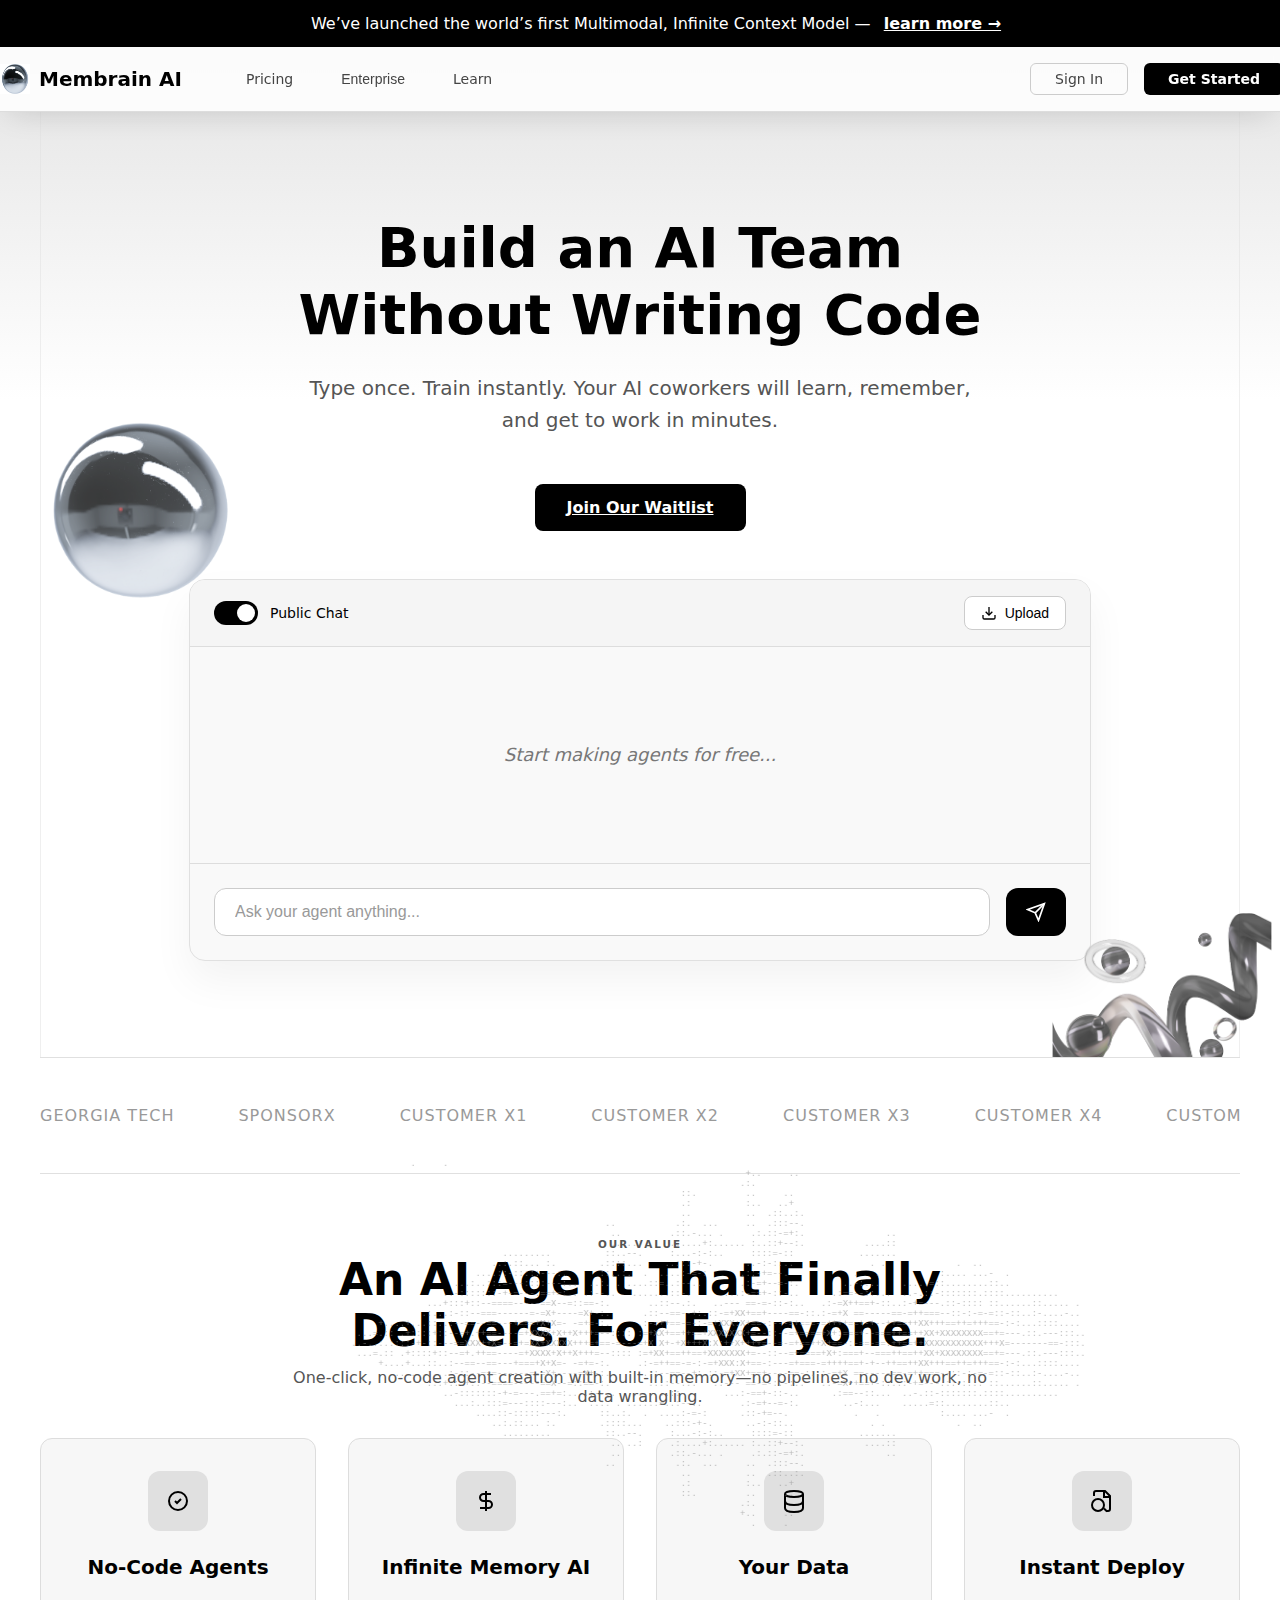
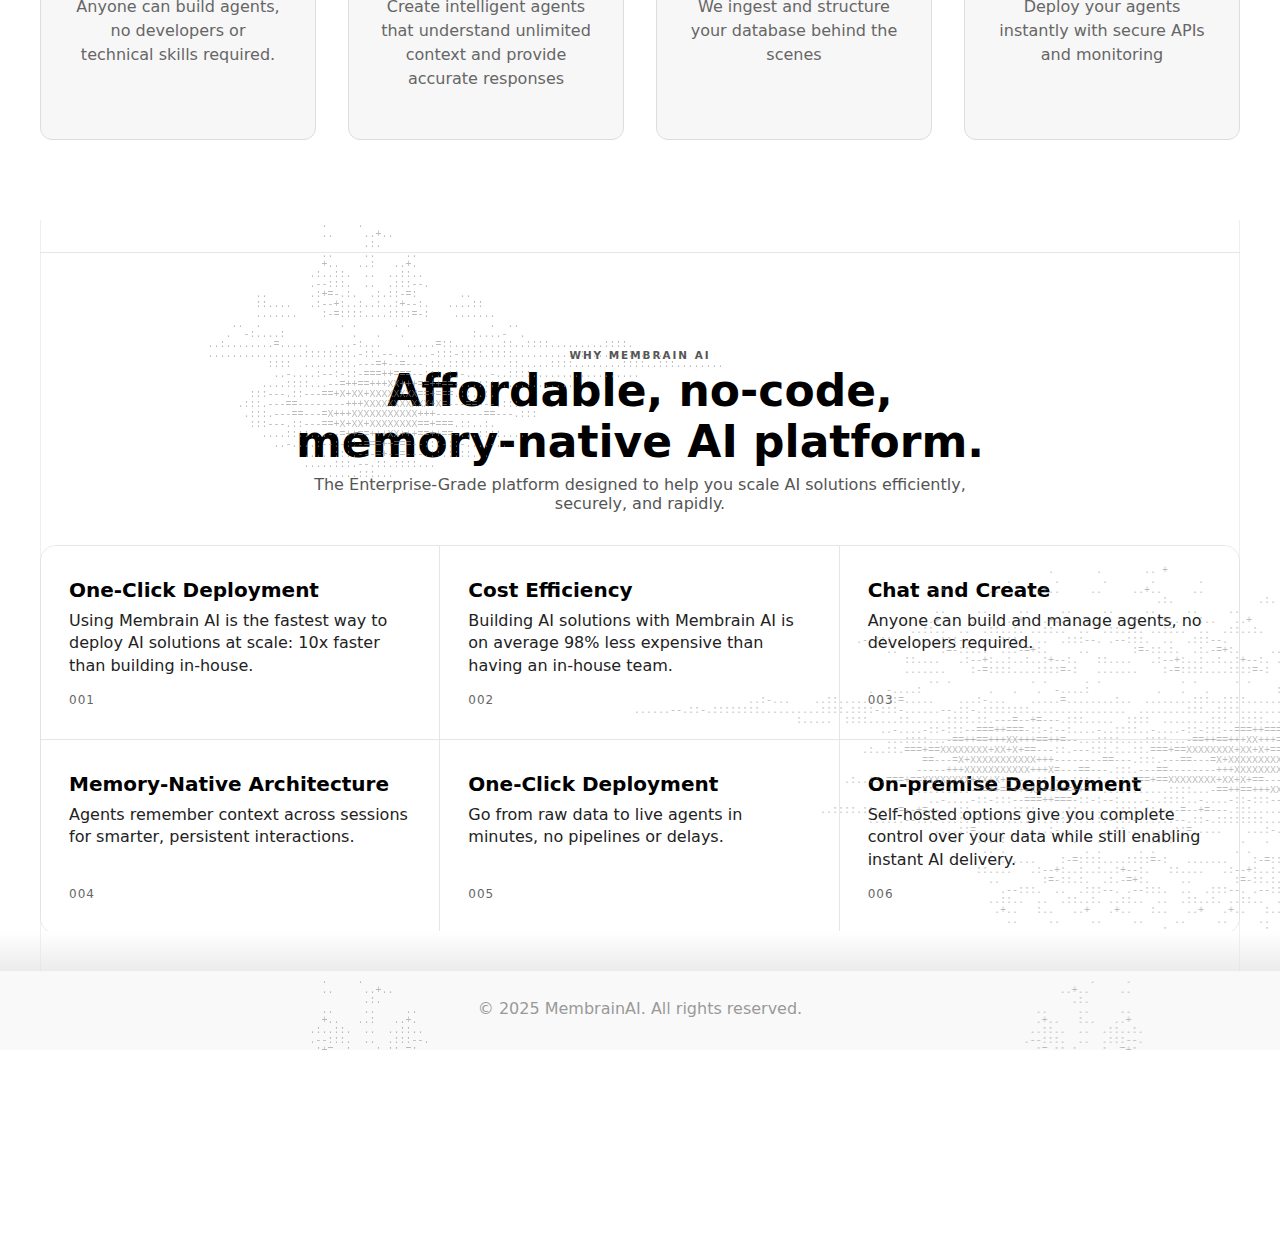
<file: index.html>
<!doctype html>
<html lang="en">
<head>
  <meta charset="utf-8" />
  <meta name="viewport" content="width=device-width, initial-scale=1" />
  <title>Membrain AI</title>
  <link rel="stylesheet" href="styles.css" />
  <link rel="icon" href="/silver_ball.png" />
  <style>
    /* Page background dots (kept inline so it shows even if CSS is cached late) */
    body {
      margin: 0;
      font-family: Inter, system-ui, -apple-system, Segoe UI, Roboto, Helvetica, Arial, "Apple Color Emoji", "Segoe UI Emoji";
      background-color: white;
      background-image: url("data:image/svg+xml,%3Csvg width='20' height='20' viewBox='0 0 20 20' xmlns='http://www.w3.org/2000/svg'%3E%3Ccircle cx='1' cy='1' r='0.75' fill='%23e3e3e3'/%3E%3C/svg%3E");
      background-repeat: repeat;
    }
  </style>
</head>
<body>
  <div class="container">
    <!-- Top banner -->
    <div class="banner">
      We’ve launched the world’s first Multimodal, Infinite Context Model —
      <span class="bannerLink" id="learnMoreLink">learn more →</span>
    </div>

    <!-- NAV -->
    <nav class="navbar">
      <div class="navContent">
        <div class="navLeft">
          <a class="logo" href="/">
            <img src="/silver_ball.png" alt="Membrain AI logo" width="30" height="30" style="margin-right:3px" />
            <h2>Membrain AI</h2>
          </a>
          <a class="navBtn" href="/pricing">Pricing</a>
          <button class="navBtn" id="enterpriseBtn" type="button">Enterprise</button>
          <a class="navBtn" href="/learn">Learn</a>
        </div>
        <div class="navButtons">
          <a class="loginBtn" href="/login">Sign In</a>
          <a class="signupBtn" href="/signup">Get Started</a>
        </div>
      </div>
    </nav>

    <!-- MAIN -->
    <main class="main">
      <div class="hero">
        <div class="heroContent">
          <!-- Decorative ball overlay -->
          <div class="ballOverlayWrapper">
            <img
              src="/silver_ball_transparent.png"
              alt="Decorative"
              class="ballOverlay"
            />
          </div>

          <h1 class="heroTitle">Build an AI Team Without Writing Code</h1>
          <p class="heroSubtitle">
            Type once. Train instantly. Your AI coworkers will learn, remember,
            and get to work in minutes.
          </p>

          <div class="ctaButtons">
            <a href="waitlist.html" class="demoBtn">Join Our Waitlist</a>
          </div>

          <!-- CHAT DEMO CARD -->
          <div class="chatDemo">
            <div class="chatHeader">
              <div class="chatControls">
                <div class="toggleContainer">
                  <label class="toggle">
                    <input type="checkbox" id="publicToggle" checked />
                    <span class="toggleSlider"></span>
                  </label>
                  <span class="toggleLabel" id="toggleLabel">Public Chat</span>
                </div>
                <button class="uploadBtn" id="uploadBtn" type="button" title="Upload">
                  <svg width="16" height="16" viewBox="0 0 24 24" fill="none"
                       stroke="currentColor" stroke-width="2" aria-hidden="true">
                    <path d="M21 15v4a2 2 0 0 1-2 2H5a2 2 0 0 1-2-2v-4"></path>
                    <polyline points="7,10 12,15 17,10"></polyline>
                    <line x1="12" y1="15" x2="12" y2="3"></line>
                  </svg>
                  Upload
                </button>
              </div>
            </div>

            <div class="chatBody">
              <div class="placeholderText" id="rotatingText">
                Start making agents for free...
              </div>
            </div>

            <div class="chatInput">
              <input
                id="chatInput"
                type="text"
                placeholder="Ask your agent anything..."
                autocomplete="off"
              />
              <button class="sendBtn" id="sendBtn" type="button" aria-label="Send">
                <svg width="20" height="20" viewBox="0 0 24 24" fill="none"
                     stroke="currentColor" stroke-width="2" aria-hidden="true">
                  <path d="M22 2L11 13"></path>
                  <polygon points="22,2 15,22 11,13 2,9"></polygon>
                </svg>
              </button>
            </div>
          </div>
        </div>
      </div>

      <!-- Vertical guide lines -->
      <div class="verticalLine left"></div>
      <div class="verticalLine right"></div>

      <!-- Squiggle overlay -->
      <div class="squiggleOverlayWrapper">
        <img src="/squiggle.png" alt="Decorative squiggle" class="squiggleOverlay" />
      </div>

      <!-- COMPANIES -->
      <section class="companies">
        <div class="companiesContainer">
          <div class="companiesSlider">
            <div class="companyGroup">
              <div class="companyLogo">Georgia Tech</div>
              <div class="companyLogo">sponsorx</div>
              <div class="companyLogo">customer x1</div>
              <div class="companyLogo">customer x2</div>
              <div class="companyLogo">customer x3</div>
              <div class="companyLogo">customer x4</div>
              <div class="companyLogo">customer x5</div>
            </div>
            <!-- duplicate group for seamless loop -->
            <div class="companyGroup">
              <div class="companyLogo">Georgia Tech</div>
              <div class="companyLogo">sponsorx</div>
              <div class="companyLogo">customer x1</div>
              <div class="companyLogo">customer x2</div>
              <div class="companyLogo">customer x3</div>
              <div class="companyLogo">customer x4</div>
              <div class="companyLogo">customer x5</div>
            </div>
          </div>
        </div>
      </section>

      <!-- FEATURES / USE CASES -->
      <section class="features" style="position:relative">
        <div class="useCasesHeader">
          <div class="smallLabel">OUR VALUE</div>
          <h2 class="useCasesTitle">An AI Agent That Finally Delivers. For Everyone.</h2>
          <p class="useCasesSubtitle">
            One-click, no-code agent creation with built-in memory—no pipelines, no dev work, no data wrangling.
          </p>
        </div>

        <!-- ASCII decoration (top/large) -->
        <div class="asciiWrapper" aria-hidden="true">
          <pre class="asciiLayer asciiLayerClone">
                                                                                                                                               
                                                                                                                                               
                                                                                                                                               
                                                                                                                                               
                                                                                                                                               
                                                                                                                              .     .          
                                                             ..     ..+                                                      
                                                                     .:.                                                      
                                                              ..     ..         .::                                           
                                                              +..   ..:          :.                                           
                                                            .:..::.  ..          ..                                           
                                                            .--:::.  ..     ...  .:.           ..                             
                                           ..               .:+=-::.:.     . ...-.::.         ..                              
                                           ::....           .:--+::..: ......:+....:.     :.. ..                              
                                           .......            ::-=::::     ..:-:-...:     .--..::          .........          
                           ..  .             . .              ..::-:-..      .-+-:::..    ...::::.        .: ...::.:..        
                      .  -... ....:           .   .            .--=+-::.      :-=-:....  .  .:..::      .:---:::::-::....    
                      ..::........::=.....    ...:-..        .:-=--+=-:.       ..--:..=::.... . .:..  ..:---::::---=:::..:...
             ..........::::.:::::::-::.-..  ...::--==:.      ..-::-+==-:...      .-::.......   ..--:. ..:=+==.---=-+-:::::::-..
         . .....::......:: ::::-::.---=+-:..::-+==++X=-:.   ..:-::-=-== ---..   .:.--::..       .:-==::=--X==-----====--::+:::+...
         ..-....-:..::-::=-=-:-::--===++=-==-----== X+=-:.::-==----+==+XX+=-::.:+--==--::.      .:-+X=----+X=-=------===--::-:...:.
         ....::::...:-:-==+++=++==+++XX++==++--+-+==++++=-===+=---:-==+X:XXX+=-:-=-==++=-:.     .:-=+=- -=X+X+===+---==--==--:..::...+....+
        ..:::---.::.---=+==XXXXXXXX+XX++==++===--+===:+X+====+=--::--=+XXXXXXX+==++==+XX+=: ::::--=+++X++X+XXXX+=----==++.+=--::+::::+. ::.=...
        .:::-==-------=X+++XXXXXXXXXXX++==++.==-==-:-==+X++==+=-=--=++++X++:X:X+++X+-+X X+=---=-==+=+++XXXXX+XX=+=--=X++XXX==---::-+-::::.:..-..
        ..:::---.::.---=+==XXXXXXXX+XX++==++===--+===:+X+====+=--::--=+XXXXXXX+==++==+XX+=: ::::--=+++X++X+XXXX+=----==++.+=--::+::::+. ::.=...
         ....::::...:-:-==+++=++==+++XX++==++--+-+==++++=-===+=---:-==+X:XXX+=-:-=-==++=-:.     .:-=+=- -=X+X+===+---==--==--:..::...+....+     
         ..-....-:..::-::=-=-:-::--===++=-==-----== X+=-:.::-==----+==+XX+=-::.:+--==--::.      .:-+X=----+X=-=------===--::-:...:. ....        
         . .....::......:: ::::-::.---=+-:..::-+==++X=-:.   ..:-::-=-== ---..   .:.--::..       .:-==::=--X==-----====--::+:::+...              
             ..........::::.:::::::-::.-..  ...::--==:.      ..-::-+==-:...      .-::.......   ..--:. ..:=+==.---=-+-:::::::-..                 
                      ..::........::=.....    ...:-..        .:-=--+=-:.       ..--:..=::.... . .:..  ..:---::::---=:::..:...                   
                      .  -... ....:           .   .            .--=+-::.      :-=-:....  .  .:..::      .:---:::::-::....                       
                           ..  .             . .              ..::-:-..      .-+-:::..    ...::::.        .: ...::.:..                          
                                           .......            ::-=::::     ..:-:-...:     .--..::          .........                            
                                           ::....           .:--+::..: ......:+....:.     :.. ..                                                
                                           ..               .:+=-::.:.     . ...-.::.         ..                                                
                                                            .--:::.  ..     ...  .:.           ..                                               
                                                            .:..::.  ..          ..                                                             
                                                              +..   ..:          :.                                                             
                                                              ..     ..         .::                                                             
                                                                     .:.                                                                        
                                                              ..     ..+                                                                        
                                                               .     .                                                                          
          </pre>
        </div>

        <div class="featuresGrid">
          <div class="feature">
            <div class="featureIcon">
              <svg width="24" height="24" viewBox="0 0 24 24" fill="none"
                   stroke="currentColor" stroke-width="2" aria-hidden="true">
                <path d="M9 12l2 2 4-4"></path>
                <path d="M21 12c0 4.97-4.03 9-9 9s-9-4.03-9-9 4.03-9 9-9 9 4.03 9 9z"></path>
              </svg>
            </div>
            <h3>No-Code Agents</h3>
            <p>Anyone can build agents, no developers or technical skills required.</p>
          </div>

          <div class="feature">
            <div class="featureIcon">
              <svg width="24" height="24" viewBox="0 0 24 24" fill="none"
                   stroke="currentColor" stroke-width="2" aria-hidden="true">
                <path d="M12 2v20"></path>
                <path d="M17 5H9.5a3.5 3.5 0 0 0 0 7h5a3.5 3.5 0 0 1 0 7H6"></path>
              </svg>
            </div>
            <h3>Infinite Memory AI</h3>
            <p>Create intelligent agents that understand unlimited context and provide accurate responses</p>
          </div>

          <div class="feature">
            <div class="featureIcon">
              <svg width="24" height="24" viewBox="0 0 24 24" fill="none"
                   stroke="currentColor" stroke-width="2" aria-hidden="true">
                <ellipse cx="12" cy="5" rx="9" ry="3"></ellipse>
                <path d="M3 5v14c0 3 4.5 4 9 4s9-1 9-4V5"></path>
                <path d="M3 12c0 3 4.5 4 9 4s9-1 9-4"></path>
              </svg>
            </div>
            <h3>Your Data</h3>
            <p>We ingest and structure your database behind the scenes</p>
          </div>

          <div class="feature">
            <div class="featureIcon">
              <svg width="24" height="24" viewBox="0 0 24 24" fill="none"
                   stroke="currentColor" stroke-width="2" aria-hidden="true">
                <path d="M16 22h2a2 2 0 0 0 2-2V7l-5-5H6a2 2 0 0 0-2 2v3"></path>
                <polyline points="14,2 14,8 20,8"></polyline>
                <circle cx="8" cy="16" r="6"></circle>
                <path d="m14 19.5 3 3"></path>
              </svg>
            </div>
            <h3>Instant Deploy</h3>
            <p>Deploy your agents instantly with secure APIs and monitoring</p>
          </div>
        </div>
      </section>

      <!-- Smaller ASCII -->
      <div class="asciiWrapperSmall" aria-hidden="true">
        <pre class="asciiLayerSmall">
                   .     .                               
                   ..     ..+..                              
                          .:.                                
                   ..     ..     ..                          
                   +..   ..:   ..+.                          
                 .:..::.  ..  ..::..                          
                 .--:::.  ..  .:::--.                         
        ..       .:+=-.:.  .:.::-=:       ..                  
        ::....   .:--+:..:..:..:+--:.   ....::                
        .......    :-=::::....::::=-:    .......              
    ..  .             . .      . .             .  ..          
   .  -:....:           .   .   .           :....-  .         
..:........=.....    ...-:...    .....=::........::..::::.........::::.          
................::::::::.-::.--......-:::-::::.::::..........::.....::::..... 
          ::::  .....:::.---=+--=---.::.::::......::.....::::........::::..:::........       
           ..-....:--:-::-===++===--:::-::-....-..::::..................             
         ....::::...--=++==+++XX+++==++==-...::::............          
       :::---.::---==+X+XX+XXXXXXXX==+===.::..:.             
     .:::.---==--------+++XXXXXXXXXXX+X=---==---.:::  
      .:::.---==---=X+++XXXXXXXXXXX+++--------==---.:::       
       :::---.::---==+X+XX+XXXXXXXX==+===.::..:.              
         ....::::...--=++==+++XX+++==++==-...::::....         
           ..-....:--:-::-===++===--:::-::-....-..            
                .....:::.---=+--=---.::.::::...
                .....:::.--.::.::::...
                    .....:::...
                           :..
        </pre>
      </div>

      <div class="sectionDivider" aria-hidden="true"></div>

      <!-- WHY MEMBRAIN / Enterprise Grid -->
      <section class="useCases">
        <div class="enterpriseHeader">
          <div class="smallLabel">WHY MEMBRAIN AI</div>
          <h2 class="enterpriseTitle">Affordable, no-code, memory-native AI platform.</h2>
          <p class="enterpriseSubtitle">
            The Enterprise-Grade platform designed to help you scale AI solutions efficiently, securely, and rapidly.
          </p>
        </div>

        <div class="enterpriseGrid">
          <div class="enterpriseCard">
            <h4 class="enterpriseCardTitle">One-Click Deployment</h4>
            <p class="enterpriseCardText">
              Using Membrain AI is the fastest way to deploy AI solutions at scale: 10x faster than building in-house.
            </p>
            <div class="cardFooter">001</div>
          </div>
          <div class="enterpriseCard">
            <h4 class="enterpriseCardTitle">Cost Efficiency</h4>
            <p class="enterpriseCardText">
              Building AI solutions with Membrain AI is on average 98% less expensive than having an in-house team.
            </p>
            <div class="cardFooter">002</div>
          </div>
          <div class="enterpriseCard">
            <h4 class="enterpriseCardTitle">Chat and Create</h4>
            <p class="enterpriseCardText">
              Anyone can build and manage agents, no developers required.
            </p>
            <div class="cardFooter">003</div>
          </div>
          <div class="enterpriseCard">
            <h4 class="enterpriseCardTitle">Memory-Native Architecture</h4>
            <p class="enterpriseCardText">
              Agents remember context across sessions for smarter, persistent interactions.
            </p>
            <div class="cardFooter">004</div>
          </div>
          <div class="enterpriseCard">
            <h4 class="enterpriseCardTitle">One-Click Deployment</h4>
            <p class="enterpriseCardText">
              Go from raw data to live agents in minutes, no pipelines or delays.
            </p>
            <div class="cardFooter">005</div>
          </div>
          <div class="enterpriseCard">
            <h4 class="enterpriseCardTitle">On-premise Deployment</h4>
            <p class="enterpriseCardText">
              Self-hosted options give you complete control over your data while still enabling instant AI delivery.
            </p>
            <div class="cardFooter">006</div>
          </div>
        </div>
      </section>

      <!-- Additional large ASCII backdrops -->
      <div class="asciiWrapperScreen" aria-hidden="true">
        <pre class="asciiLayerScreen">                   
                   .     .                               
                   ..     ..+..                              
                          .:.                                
                   ..     ..     ..                          
                   +..   ..:   ..+.                          
                 .:..::.  ..  ..::..                          
                 .--:::.  ..  .:::--.                         
        ..       .:+=-.:.  .:.::-=:       ..                  
        ::....   .:--+:..:..:..:+--:.   ....::                
        .......    :-=::::....::::=-:    .......              
    ..  .             . .      . .             .  ..          
   .  -:....:           .   .   .           :....-  .         
..:........=.....    ...-:...    .....=::........::..::::.........::::.          
................::::::::.-::.--......-:::-::::.::::..........::.....::::..... 
          ::::  .....:::.---=+--=---.::.::::......::.....::::........::::..:::........       
           ..-....:--:-::-===++===--:::-::-....-..::::..................             
         ....::::...--=++==+++XX+++==++==-...::::............          
       :::---.::---==+X+XX+XXXXXXXX==+===.::..:.             
     .:::.---==--------+++XXXXXXXXXXX+X=---==---.:::  
      .:::.---==---=X+++XXXXXXXXXXX+++--------==---.:::       
       :::---.::---==+X+XX+XXXXXXXX==+===.::..:.              
         ....::::...--=++==+++XX+++==++==-...::::....         
           ..-....:--:-::-===++===--:::-::-....-..            
                .....:::.---=+--=---.::.::::...
                .....:::.--.::.::::...
                 .....:::...
        </pre>
      </div>

      <div class="asciiWrapperScreen2" aria-hidden="true">
        <pre class="asciiLayerScreen2">                   
                   .     .                               
                   ..     ..+..                              
                          .:.                                
                   ..     ..     ..                          
                   +..   ..:   ..+.                          
                 .:..::.  ..  ..::..                          
                 .--:::.  ..  .:::--.                         
        ..       .:+=-.:.  .:.::-=:       ..                  
        ::....   .:--+:..:..:..:+--:.   ....::                
        .......    :-=::::....::::=-:    .......              
    ..  .             . .      . .             .  ..          
   .  -:....:           .   .   .           :....-  .         
..:........=.....    ...-:...    .....=::........::..::::.........::::.          
................::::::::.-::.--......-:::-::::.::::..........::.....::::..... 
          ::::  .....:::.---=+--=---.::.::::......::.....::::........::::..:::........       
           ..-....:--:-::-===++===--:::-::-....-..::::..................             
         ....::::...--=++==+++XX+++==++==-...::::............          
       :::---.::---==+X+XX+XXXXXXXX==+===.::..:.             
     .:::.---==--------+++XXXXXXXXXXX+X=---==---.:::  
      .:::.---==---=X+++XXXXXXXXXXX+++--------==---.:::       
       :::---.::---==+X+XX+XXXXXXXX==+===.::..:.              
         ....::::...--=++==+++XX+++==++==-...::::....         
           ..-....:--:-::-===++===--:::-::-....-..            
                .....:::.---=+--=---.::.::::...
                .....:::.--.::.::::...
                 .....:::...
        </pre>
      </div>

      <div class="asciiWrapperEnterprise" aria-hidden="true">
        <pre class="asciiLayerEnterprise">                                          
                                          + ..       .       .  
                                    .       .       .       .       .                
                                    ..     ..+..     ..     ..+..     ..     ..+..          
                        .:.              .:.                      
                              ..     ..     ..     ..     ..     ..     ..     ..     
                            +..   ..:   ..+.   +..   ..:   ..+.   +..   ..:   ..+.  
                          .:..::.  ..  ..::.. .:..::.  ..  ..::.. .:..::.  ..  ..::..
                                .--:::.  ..  .:::--. .--:::.  ..  .:::--. .--:::.  ..  .:::--.
                       ..     .:+=-.:.  .:.::-=:       ..     .:+=-.:.  .:.::-=:       ..   
                  ::.... .:--+:..:..:..:+--:.   ....::   .:--+:..:..:..:+--:.   ....:: 
                .......  :-=::::....::::=-:    .......   :-=::::....::::=-:    .......
.         .   .             . .      . .             . .      . .             . ..
              .  -:....:           .   .   .           :....-  .   .   .           :....-  .
                  :::........::::..:::........  ..:........=.....    ...-:...    .....=::........::..    ...-:..
              ....::::........::::..:::........  ................::::::::.-::.--......-:::-::::.::::..........::::::::.-::.--......
          ....::::........::::..:::........  ::::  .....:::.---=+--=---.::.::::......::.....::::  .....:
        ..-....:--:-::-===++===--:::-::-....-..::::..-....:--:-::-===++===--:::-::-....-.. 
      ....::::...--=++==+++XX+++==++==-...::::....::::...--=++==+++XX+++==++==-...::::...
           :::---.::---==+X+XX+XXXXXXXX==+===.::..:.:::---.::---==+X+XX+XXXXXXXX==+===.::..:. 
.:::.---==--------+++XXXXXXXXXXX+X=---==---.:::.---==--------+++XXXXXXXXXXX+X=---==
  .:::.---==---=X+++XXXXXXXXXXX+++--------==---.:::.---==---=X+++XXXXXXXXXXX+++-----
              :::---.::---==+X+XX+XXXXXXXX==+===.::..:.:::---.::---==+X+XX+XXXXXXXX==+===.::..:. 
  ....::::...--=++==+++XX+++==++==-...::::....::::...--=++==+++XX+++==++==-...::::...
..-....:--:-::-===++===--:::-::-....-..::::..-....:--:-::-===++===--:::-::-....-.. 
                 ::::  .....:::.---=+--=---.::.::::......::.....::::  .....:::.---=+--=---.::.::::..
          ................::::::::.-::.--......-:::-::::.::::..........::::::::.-::.--......
..:........=.....    ...-:...    .....=::........::..    ...-:...    .....=::....
.  -:....:           .   .   .           :....-  .   .   .           :....-  .
..   .             . .      . .             . .      . .             . ..
 .......  :-=::::....::::=-:    .......   :-=::::....::::=-:    .......
      ::.... .:--+:..:..:..:+--:.   ....::   .:--+:..:..:..:+--:.   ....:: 
      ..     .:+=-.:.  .:.::-=:       ..     .:+=-.:.  .:.::-=:       ..   
        .--:::.  ..  .:::--. .--:::.  ..  .:::--. .--:::.  ..  .:::--.
             .:..::.  ..  ..::.. .:..::.  ..  ..::.. .:..::.  ..  ..::..  
                 +..   ..:   ..+.   +..   ..:   ..+.   +..   ..:   ..+.  
                  ..     ..     ..     ..     ..     ..     ..     ..     
                        .:.              .:.                      
                ..     ..+..     ..     ..+..     ..     ..+..          
                   .       .       .       .       .                
        </pre>
      </div>
    </main>

    <!-- FOOTER -->
    <footer class="footer">
      <div class="footerContent">
        <p>© 2025 MembrainAI. All rights reserved.</p>
      </div>
    </footer>
  </div>

  <!-- Minimal JS to replicate your React logic -->
  <script>
    // Rotating placeholder text
    const rotatingTexts = [
      "Start making agents for free...",
      "Build no-code AI solutions...",
      "Create intelligent chatbots...",
      "Deploy RAG pipelines instantly..."
    ];
    const rotatingEl = document.getElementById("rotatingText");
    let idx = 0;
    setInterval(() => {
      idx = (idx + 1) % rotatingTexts.length;
      rotatingEl.textContent = rotatingTexts[idx];
    }, 3000);

    // Public/Private toggle label
    const toggle = document.getElementById("publicToggle");
    const toggleLabel = document.getElementById("toggleLabel");
    toggle.addEventListener("change", () => {
      toggleLabel.textContent = toggle.checked ? "Public Chat" : "Private Chat";
    });

    // Demo + Enterprise alerts
    document.getElementById("demoBtn").addEventListener("click", () => {
      alert("Book a demo");
    });
    document.getElementById("enterpriseBtn").addEventListener("click", () => {
      alert("Enterprise solutions");
    });

    // "Upload" button → go to /signup (like your navigate('/signup'))
    document.getElementById("uploadBtn").addEventListener("click", () => {
      
    });

    // Chat input: Enter or Send → go to /login if not empty (mimic your React)
    const chatInput = document.getElementById("chatInput");
    const sendBtn = document.getElementById("sendBtn");
    function attemptSend() {
      if (chatInput.value.trim()) {
        window.location.href = "/login";
      }
    }
    chatInput.addEventListener("keydown", (e) => {
      if (e.key === "Enter") attemptSend();
    });
    sendBtn.addEventListener("click", attemptSend);

    // Top banner "learn more"
    document.getElementById("learnMoreLink").addEventListener("click", () => {
      window.location.href = "/learn";
    });
  </script>
</body>
</html>
</file>
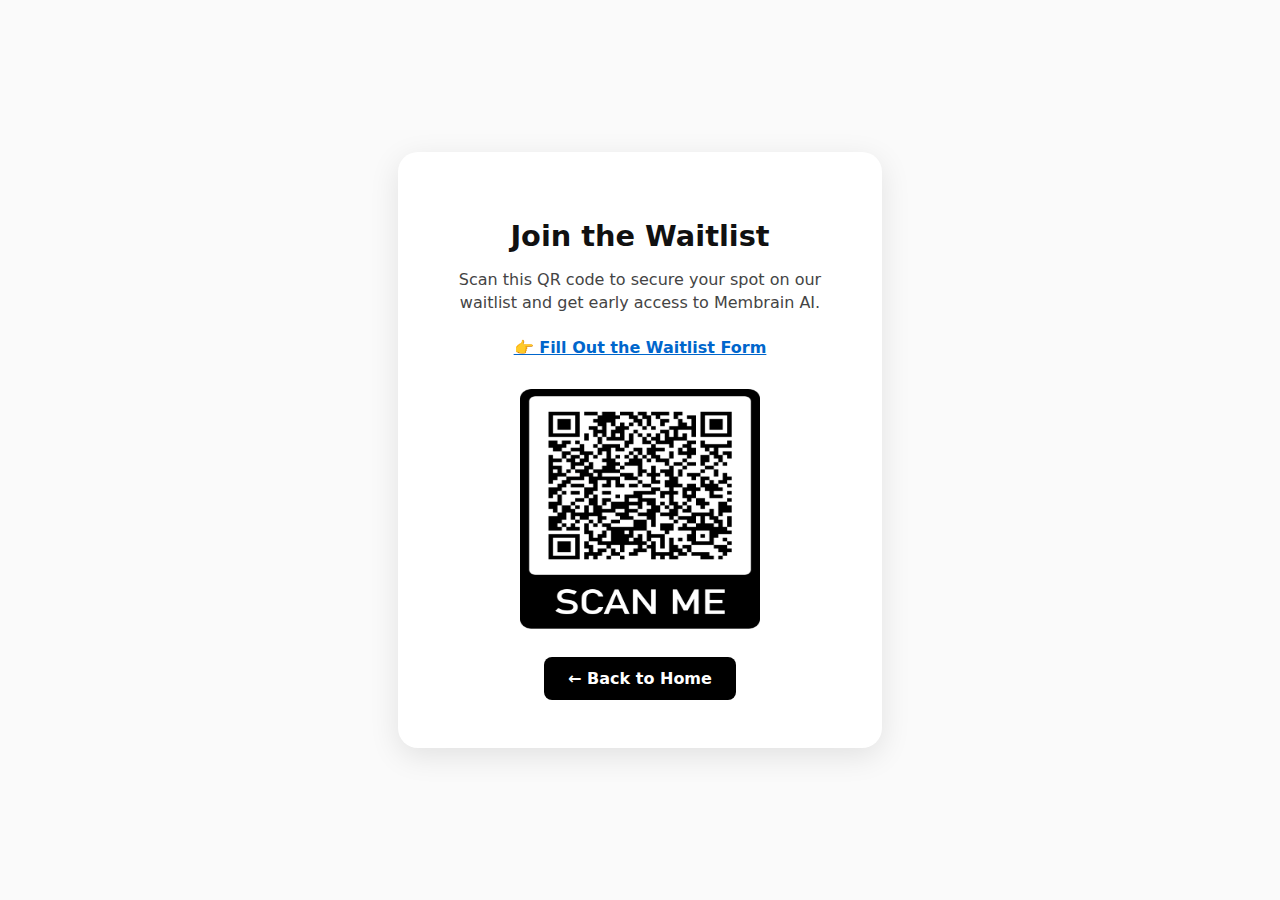
<file: waitlist.html>
<!doctype html>
<html lang="en">
<head>
  <meta charset="utf-8">
  <title>Join Waitlist – Membrain AI</title>
  <meta name="viewport" content="width=device-width, initial-scale=1.0">
  <link rel="stylesheet" href="styles.css">
  <style>
    /* Simple QR page overrides */
    body {
      display: flex;
      align-items: center;
      justify-content: center;
      min-height: 100vh;
      background: #fafafa;
      margin: 0;
      font-family: system-ui, sans-serif;
    }
    .qrPanel {
      background: white;
      padding: 3rem 2rem;
      border-radius: 20px;
      box-shadow: 0 8px 30px rgba(0,0,0,0.1);
      text-align: center;
      max-width: 420px;
      width: 90%;
    }
    .qrPanel h1 {
      font-size: 1.8rem;
      margin-bottom: 1rem;
      color: #111;
    }
    .qrPanel p {
      color: #444;
      margin-bottom: 1.5rem;
      font-size: 1rem;
      line-height: 1.4;
    }
    .qrPanel a.formLink {
      display: inline-block;
      margin-bottom: 2rem;
      font-size: 1rem;
      font-weight: 600;
      color: #0066cc;
      text-decoration: underline;
      transition: color 0.2s ease;
    }
    .qrPanel a.formLink:hover {
      color: #004999;
    }
    .qrPanel img {
      width: 240px;
      height: 240px;
      margin-bottom: 1.5rem;
    }
    .qrPanel a.backBtn {
      display: inline-block;
      background: black;
      color: white;
      text-decoration: none;
      padding: 0.75rem 1.5rem;
      border-radius: 8px;
      font-weight: 600;
      transition: background 0.2s ease;
    }
    .qrPanel a.backBtn:hover {
      background: #333;
    }
  </style>
</head>
<body>
  <div class="qrPanel">
    <h1>Join the Waitlist</h1>
    <p>Scan this QR code to secure your spot on our waitlist and get early access to Membrain AI.</p>

    <!-- Added Google Form link -->
    <a href="https://docs.google.com/forms/d/e/1FAIpQLSex4LRc6drG2G0WjBJd4gA8DuQSUKoF8tUnfghxfcWrZFvfvg/viewform?usp=header" 
       target="_blank" 
       class="formLink">
      👉 Fill Out the Waitlist Form
    </a>

    <img src="frame.png" alt="Waitlist QR Code">
    <br>
    <a href="index.html" class="backBtn">← Back to Home</a>
  </div>
</body>
</html>
</file>
<file: styles.css>
/* Container + subtle page gradients */
.container {
  background: white;
  position: relative;
}

.container::before {
  content: "";
  position: absolute;
  top: 0; left: 0; right: 0;
  height: 400px; /* adjust as needed */
  background: linear-gradient(to bottom, #e0e0e0, white);
  z-index: 0;
  pointer-events: none;
}

.container::after {
  content: "";
  position: absolute;
  left: 0; right: 0; bottom: 3%;
  height: 1.5%;
  background: linear-gradient(to top, #ebebeb, white);
  z-index: 0;
  pointer-events: none;
}

/* Top banner */
.banner {
  width: 100%;
  background: linear-gradient(90deg, #000, #000);
  color: white;
  text-align: center;
  font-weight: 500;
  font-size: 1rem;
  padding: 14px 16px;
  position: relative;
  z-index: 20;
}
.bannerLink {
  margin-left: 8px;
  cursor: pointer;
  font-weight: 600;
  text-decoration: underline;
}
.bannerLink:hover { opacity: 0.9; }

/* NAV */
.navbar {
  background: rgba(255, 255, 255, 0.85);
  backdrop-filter: blur(6px);
  border-bottom: 1px solid #ddd;
  padding: 1rem 0;
  box-shadow: 0 10px 30px -10px rgba(0, 0, 0, 0.15);
  position: sticky;
  top: 0;
  z-index: 10;
  transition: box-shadow 0.25s ease;
}
.navContent {
  display: flex;
  justify-content: space-between;
  align-items: center;
  width: 100%;
  max-width: 1400px;
  margin: 0 auto;
  padding: 0 4px;
  gap: 1rem;
}
.navLeft {
  display: flex;
  align-items: center;
  gap: 2rem;
  flex-wrap: nowrap;
}
.logo {
  display: flex;
  align-items: center;
  gap: 6px;
  cursor: pointer;
  margin: -4px; /* ensure no extra offset */
  margin-right: 1.5rem;
  text-decoration: none;
}
.logo h2 {
  color: black;
  font-size: 1.25rem;
  font-weight: 600;
  margin: 0;
}
.navButtons {
  display: flex;
  gap: 1rem;
}
.navBtn {
  position: relative;
  background: transparent;
  color: #444;
  border: none;
  font-size: 0.875rem;
  font-weight: 500;
  cursor: pointer;
  padding: 0.25rem 0.5rem;
  transition: color 0.2s ease;
  text-decoration: none;
}
.navBtn::after {
  content: "";
  position: absolute;
  left: 50%;
  right: 50%;
  bottom: -2px;
  height: 2px;
  background: black;
  border-radius: 1px;
  transition: left 0.25s ease, right 0.25s ease;
}
.navBtn:hover { color: #000; }
.navBtn:hover::after { left: 0; right: 0; }

.loginBtn {
  background: transparent;
  color: #444;
  border: 1px solid #ccc;
  padding: 0.5rem 1.5rem;
  border-radius: 6px;
  font-size: 0.875rem;
  font-weight: 500;
  cursor: pointer;
  transition: all 0.2s ease;
  text-decoration: none;
}
.loginBtn:hover {
  background: #f2f2f2;
  border-color: #999;
  color: black;
}
.signupBtn {
  background: black;
  color: white;
  border: none;
  padding: 0.5rem 1.5rem;
  border-radius: 6px;
  font-size: 0.875rem;
  font-weight: 600;
  cursor: pointer;
  transition: all 0.2s ease;
  text-decoration: none;
}
.signupBtn:hover { background: #333; }

/* Main layout */
.main {
  max-width: 1200px;
  margin: 0 auto;
  padding: 0 2rem;
}
.hero {
  text-align: center;
  padding: 4rem 0 6rem 0;
  position: relative;
  z-index: 1;
}
.heroContent {
  max-width: 1400px;
  margin: 0 auto;
}
.heroTitle {
  font-size: 3.5rem;
  font-weight: 700;
  color: black;
  margin-bottom: 1.5rem;
  line-height: 1.2;
  max-width: 700px;
  margin-left: auto;
  margin-right: auto;
}
.heroSubtitle {
  font-size: 1.25rem;
  color: #555;
  margin-bottom: 3rem;
  line-height: 1.6;
  max-width: 700px;
  margin-left: auto;
  margin-right: auto;
}

/* CTA buttons */
.ctaButtons {
  display: flex;
  gap: 1rem;
  justify-content: center;
  margin-bottom: 3rem;
}
.demoBtn {
  background: black;
  color: white;
  border: none;
  padding: 0.875rem 2rem;
  border-radius: 8px;
  font-size: 1rem;
  font-weight: 600;
  cursor: pointer;
  transition: all 0.2s ease;
}
.demoBtn:hover { background: #333; }
.tryBtn {
  background: #f3f4f6;
  color: black;
  border: none;
  padding: 0.875rem 2rem;
  border-radius: 8px;
  font-size: 1rem;
  font-weight: 600;
  cursor: pointer;
  transition: all 0.2s ease;
  text-decoration: none;
}
.tryBtn:hover { background: #e5e7eb; }

/* Chat demo card */
.chatDemo {
  background: #f9f9f9;
  border: 1px solid #e0e0e0;
  border-radius: 16px;
  overflow: hidden;
  box-shadow: 0 20px 40px rgba(0, 0, 0, 0.05);
  max-width: 900px;
  margin-left: auto;
  margin-right: auto;
}
.chatHeader {
  background: #f5f5f5;
  padding: 1rem 1.5rem;
  border-bottom: 1px solid #ddd;
}
.chatControls {
  display: flex;
  justify-content: space-between;
  align-items: center;
}
.toggleContainer {
  display: flex;
  align-items: center;
  gap: 0.75rem;
}
.toggle {
  position: relative;
  display: inline-block;
  width: 44px;
  height: 24px;
}
.toggle input {
  opacity: 0;
  width: 0;
  height: 0;
}
.toggleSlider {
  position: absolute;
  cursor: pointer;
  top: 0; left: 0; right: 0; bottom: 0;
  background-color: #ccc;
  transition: 0.3s;
  border-radius: 24px;
}
.toggleSlider:before {
  position: absolute;
  content: "";
  height: 18px;
  width: 18px;
  left: 3px;
  bottom: 3px;
  background-color: white;
  transition: 0.3s;
  border-radius: 50%;
}
.toggle input:checked + .toggleSlider { background-color: black; }
.toggle input:checked + .toggleSlider:before { transform: translateX(20px); background-color: white; }
.toggleLabel {
  color: black;
  font-size: 0.875rem;
  font-weight: 500;
}
.uploadBtn {
  background: #fff;
  color: black;
  border: 1px solid #ccc;
  padding: 0.5rem 1rem;
  border-radius: 8px;
  font-size: 0.875rem;
  font-weight: 500;
  cursor: pointer;
  transition: all 0.2s ease;
  display: flex;
  align-items: center;
  gap: 0.5rem;
}
.uploadBtn:hover { background: #f0f0f0; border-color: #bbb; }
.chatBody {
  padding: 3rem 2rem;
  min-height: 120px;
  display: flex;
  align-items: center;
  justify-content: center;
}
.placeholderText {
  color: #777;
  font-size: 1.125rem;
  font-style: italic;
  text-align: center;
  animation: fadeInOut 3s ease-in-out infinite;
}
@keyframes fadeInOut {
  0%, 100% { opacity: 0.6; }
  50% { opacity: 1; }
}
.chatInput {
  display: flex;
  padding: 1.5rem;
  border-top: 1px solid #ddd;
  gap: 1rem;
}
.chatInput input {
  flex: 1;
  background: white;
  border: 1px solid #ccc;
  border-radius: 12px;
  padding: 0.875rem 1.25rem;
  color: black;
  font-size: 1rem;
  outline: none;
  transition: all 0.2s ease;
}
.chatInput input::placeholder { color: #999; }
.chatInput input:focus {
  border-color: #999;
  background: #fdfdfd;
}
.sendBtn {
  background: black;
  color: white;
  border: none;
  border-radius: 12px;
  padding: 0.875rem 1.25rem;
  cursor: pointer;
  transition: all 0.2s ease;
  display: flex;
  align-items: center;
  justify-content: center;
}
.sendBtn:hover { background: #333; }

/* Companies scroller */
.companies {
  padding: 3rem 0;
  background: #ffffff;
  border-top: 1px solid #e0e0e0;
  border-bottom: 1px solid #e0e0e0;
  position: relative;
  z-index: 2;
}
.companiesContainer {
  max-width: 1400px;
  margin: 0 auto;
  padding: 0rem;
  overflow: hidden;
}
.companiesSlider {
  display: flex;
  gap: 4rem;
  animation: slide 20s linear infinite;
  white-space: nowrap;
}
.companyGroup {
  display: flex;
  gap: 4rem;
  flex-shrink: 0;
}
.companyLogo {
  color: #999;
  font-size: 1rem;
  font-weight: 500;
  text-transform: uppercase;
  letter-spacing: 1px;
  flex-shrink: 0;
}
@keyframes slide {
  0% { transform: translateX(0); }
  100% { transform: translateX(-50%); }
}

/* Features section */
.features {
  padding: 4rem 0 5rem 0;
  background: #ffffff;
  position: relative;
  z-index: 2;
}
.featuresGrid {
  display: grid;
  grid-template-columns: repeat(auto-fit, minmax(250px, 1fr));
  gap: 2rem;
}
.feature {
  background: #f7f7f7;
  border: 1px solid #ddd;
  border-radius: 12px;
  padding: 2rem;
  text-align: center;
  transition: all 0.3s ease;
}
.feature:hover {
  transform: translateY(-4px);
  background: #f0f0f0;
  border-color: #ccc;
}
.featureIcon {
  width: 60px;
  height: 60px;
  background: #e0e0e0;
  border-radius: 12px;
  display: flex;
  align-items: center;
  justify-content: center;
  margin: 0 auto 1.5rem auto;
  color: black;
}
.feature h3 {
  font-size: 1.25rem;
  font-weight: 600;
  color: black;
  margin-bottom: 1rem;
}
.feature p { color: #666; line-height: 1.5; }

/* Use Cases / Enterprise grid */
.useCases {
  padding: 4rem 0 2rem 0;
  max-width: 1200px;
  margin: 0 auto;
}
.useCasesHeader { text-align: center; margin-bottom: 2rem; }
.smallLabel {
  letter-spacing: 2px;
  font-size: 0.65rem;
  font-weight: 600;
  text-transform: uppercase;
  margin-bottom: 0.25rem;
  color: #555;
}
.useCasesTitle {
  font-size: 2.75rem;
  font-weight: 700;
  margin: 0.25rem 0 0.75rem 0;
  max-width: 700px;
  margin-left: auto;
  margin-right: auto;
}
.useCasesSubtitle {
  font-size: 1rem;
  color: #555;
  margin-top: 0.5rem;
  max-width: 700px;
  margin-left: auto;
  margin-right: auto;
  text-align: center;
}

.enterpriseHeader { text-align: center; margin-bottom: 2rem; }
.enterpriseTitle {
  font-size: 2.75rem;
  font-weight: 700;
  margin: 0.25rem 0 0.5rem 0;
  max-width: 700px;
  margin-left: auto;
  margin-right: auto;
}
.enterpriseSubtitle {
  font-size: 1rem;
  color: #555;
  margin-top: 0.5rem;
  max-width: 700px;
  margin-left: auto;
  margin-right: auto;
}
.enterpriseGrid {
  display: grid;
  grid-template-columns: repeat(3, 1fr);
  gap: 0;
  margin-top: 1rem;
  background: white;
  border: 1px solid #e6e6e6;
  border-radius: 16px;
  overflow: hidden;
}
.enterpriseCard {
  padding: 2rem 1.75rem;
  display: flex;
  flex-direction: column;
  position: relative;
  border-right: 1px solid #e6e6e6;
  border-bottom: 1px solid #e6e6e6;
  background: white;
}
.enterpriseCard:nth-child(3n) { border-right: none; }
.enterpriseCard:nth-last-child(-n+3) { border-bottom: none; }
.enterpriseCardTitle {
  font-size: 1.25rem;
  margin: 0;
  font-weight: 600;
  line-height: 1.2;
}
.enterpriseCardText {
  flex: 1;
  margin: 0.5rem 0 1rem 0;
  color: #222;
  line-height: 1.4;
  font-size: 1rem;
  max-width: 700px;
  margin-left: auto;
  margin-right: auto;
}
.cardFooter {
  font-size: 0.75rem;
  color: #666;
  margin-top: auto;
  letter-spacing: 1px;
}

/* Dividers */
.sectionDivider {
  height: 1px;
  background: #e6e6e6;
  width: 100%;
  margin: 2rem auto;
}

/* Decorative overlays */
.squiggleOverlayWrapper { position: relative; height: 0; z-index: 2; }
.squiggleOverlay {
  position: absolute;
  bottom: -30px;
  right: -2rem;
  width: 220px;
  opacity: 0.8;
  pointer-events: none;
  user-select: none;
}

.ballOverlayWrapper { position: relative; height: 0; z-index: -1; }
.ballOverlay {
  position: absolute;
  bottom: -30px;
  left: 0rem;
  top: 13rem;
  width: 200px;
  opacity: 0.8;
  pointer-events: none;
  user-select: none;
}

/* Vertical guide lines */
.verticalLineWrapper { position: relative; }
.verticalLine {
  position: absolute;
  top: 0;
  height: 97%;
  width: 1px;
  background-color: #e0e0e0;
  opacity: 0.5;
  z-index: 1;
  pointer-events: none;
}
.left { left: calc(50% - 600px); }
.right { right: calc(50% - 600px); }

/* ASCII layers */
.asciiLayer {
  position: absolute;
  top: -10%;
  left: 0;
  font-family: ui-monospace, SFMono-Regular, Menlo, Monaco, Consolas, "Liberation Mono", monospace;
  font-size: 9px;
  line-height: 10px;
  white-space: pre;
  color: #8e8e8e;
  opacity: 0.6;
  transform: translateX(40%) scaleX(-1);
  pointer-events: none;
  user-select: none;
  will-change: transform, opacity;
}
.asciiWrapperSmall { position: relative; }
.asciiLayerSmall {
  position: absolute;
  left: 0;
  top: 58%;
  transform: translateX(30%) scaleX(1);
  font-family: ui-monospace, SFMono-Regular, Menlo, Monaco, Consolas, "Liberation Mono", monospace;
  white-space: pre;
  font-size: 10px;
  line-height: 10px;
  color: #8e8e8e;
  opacity: 0.6;
  pointer-events: none;
  user-select: none;
  will-change: transform, opacity;
  z-index: 2;
}
.asciiWrapperScreen { position: relative; }
.asciiLayerScreen {
  position: absolute;
  left: 0;
  top: 0;
  transform: translateX(30%) scaleX(1);
  font-family: ui-monospace, SFMono-Regular, Menlo, Monaco, Consolas, "Liberation Mono", monospace;
  white-space: pre;
  font-size: 10px;
  line-height: 10px;
  color: #8e8e8e;
  opacity: 0.6;
  pointer-events: none;
  user-select: none;
  will-change: transform, opacity;
  z-index: 0;
}
.asciiWrapperScreen2 { position: relative; }
.asciiLayerScreen2 {
  position: absolute;
  right: 0;
  top: 0;
  transform: translateX(1%) scaleX(-1);
  font-family: ui-monospace, SFMono-Regular, Menlo, Monaco, Consolas, "Liberation Mono", monospace;
  white-space: pre;
  font-size: 10px;
  line-height: 10px;
  color: #8e8e8e;
  opacity: 0.6;
  pointer-events: none;
  user-select: none;
  will-change: transform, opacity;
  z-index: 0;
}
.asciiWrapperEnterprise { position: relative; }
.asciiLayerEnterprise {
  position: absolute;
  right: -15%;
  bottom: 2.1%;
  transform: translateX(0%) scaleX(-1);
  font-family: ui-monospace, SFMono-Regular, Menlo, Monaco, Consolas, "Liberation Mono", monospace;
  white-space: pre;
  font-size: 10px;
  line-height: 10px;
  color: #8e8e8e;
  opacity: 0.6;
  pointer-events: none;
  user-select: none;
  will-change: transform, opacity;
  z-index: 0;
}

/* Footer */
.footer {
  background: #f9f9f9;
  border-top: 1px solid #ddd;
  padding: 2rem 0;
}
.footerContent {
  max-width: 1200px;
  margin: 0 auto;
  text-align: center;
  padding: 0 2rem;
}
.footerContent p {
  color: #999;
  margin: 0;
}

/* Responsive */
@media (max-width: 768px) {
  .heroTitle { font-size: 2.5rem; }
  .navLeft { display: none; }
  .chatDemo { margin: 0 1rem; }
  .chatInput { flex-direction: column; gap: 1rem; }
  .sendBtn { width: 100%; }
  .featuresGrid { grid-template-columns: 1fr; }
}


/* 1) Kill horizontal scroll from big ASCII <pre>s so layout stays centered */
html, body { margin: 0; padding: 0; overflow-x: hidden; }
pre { margin: 0; }

/* 2) Make anchor buttons behave like their React <button> counterparts */
.navBtn,
.loginBtn,
.signupBtn,
.tryBtn {
  display: inline-flex;
  align-items: center;
  justify-content: center;
}

/* 3) Ensure the main containers are truly centered without side drift */
.main,
.companiesContainer,
.useCases,
.enterpriseWhy {
  margin-left: auto !important;
  margin-right: auto !important;
}

/* 4) Match React’s centered text blocks exactly */
.heroTitle,
.heroSubtitle,
.useCasesTitle,
.enterpriseTitle,
.enterpriseSubtitle {
  text-align: center;
  margin-left: auto;
  margin-right: auto;
}

/* 5) Prevent overlays from affecting centering (they’re decorative only) */
.ballOverlayWrapper,
.squiggleOverlayWrapper,
.asciiWrapper,
.asciiWrapperSmall,
.asciiWrapperScreen,
.asciiWrapperScreen2,
.asciiWrapperEnterprise {
  pointer-events: none;
}

/* 6) Keep nav content snug like the React version */
.navContent { padding-left: 4px; padding-right: 4px; }

/* 7) Make sure vertical guide lines align to your 1200px content width */
.left  { left:  calc(50% - 600px); }  /* 1200 / 2  */
.right { right: calc(50% - 600px); }

/* 8) If any icon/text links look a pixel high/low, normalize line-height */
.navBtn, .loginBtn, .signupBtn, .tryBtn { line-height: 1; }

/* 9) Optional: if any ASCII still nudges layout on some browsers, clamp width */
.asciiLayer, .asciiLayerSmall, .asciiLayerScreen, .asciiLayerScreen2, .asciiLayerEnterprise {
  max-width: 100vw;
}
</file>
